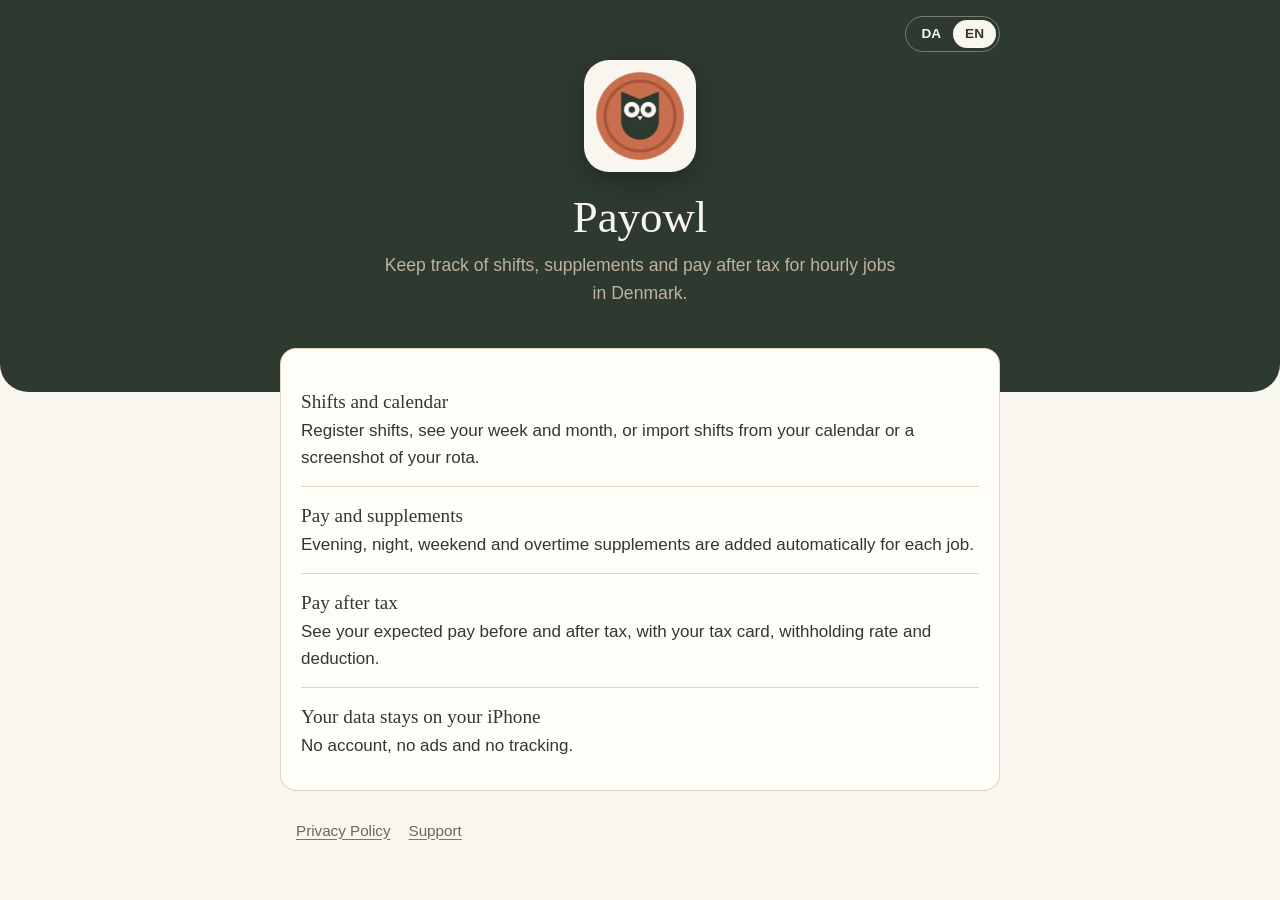
<file: index.html>
<!doctype html>
<html lang="en">
<head>
<meta charset="utf-8">
<meta name="viewport" content="width=device-width, initial-scale=1">
<title>Payowl</title>
<meta name="description" content="Keep track of shifts, supplements and pay after tax for hourly jobs in Denmark. An iPhone app.">
<meta name="theme-color" content="#2e3a2f">
<link rel="icon" href="assets/favicon-32.png" type="image/png">
<link rel="apple-touch-icon" href="assets/apple-touch-icon.png">
<meta property="og:type" content="website">
<meta property="og:title" content="Payowl">
<meta property="og:description" content="Keep track of shifts, supplements and pay after tax for hourly jobs in Denmark.">
<meta property="og:image" content="https://arthurhartelius.github.io/payowl/assets/og-image.png">
<meta name="twitter:card" content="summary_large_image">
<link rel="alternate" hreflang="da" href="da/">
<link rel="stylesheet" href="style.css">
</head>
<body>
<header class="hero home">
<div class="hero-inner">
<div class="topbar">
<nav class="lang-switch" aria-label="Language"><a href="da/" hreflang="da" lang="da" aria-label="Dansk">DA</a><span aria-current="page" aria-label="English">EN</span></nav>
</div>
<img class="app-icon" src="assets/icon-256.png" alt="Payowl app icon">
<h1>Payowl</h1>
<p class="meta">Keep track of shifts, supplements and pay after tax for hourly jobs in Denmark.</p>
</div>
</header>

<div class="page">
<main class="card">
<ul class="features">
<li><strong>Shifts and calendar</strong>Register shifts, see your week and month, or import shifts from your calendar or a screenshot of your rota.</li>
<li><strong>Pay and supplements</strong>Evening, night, weekend and overtime supplements are added automatically for each job.</li>
<li><strong>Pay after tax</strong>See your expected pay before and after tax, with your tax card, withholding rate and deduction.</li>
<li><strong>Your data stays on your iPhone</strong>No account, no ads and no tracking.</li>
</ul>
</main>
</div>

<footer>
<nav>
<a href="privacy/">Privacy Policy</a>
<a href="support/">Support</a>
</nav>
</footer>
</body>
</html>
</file>
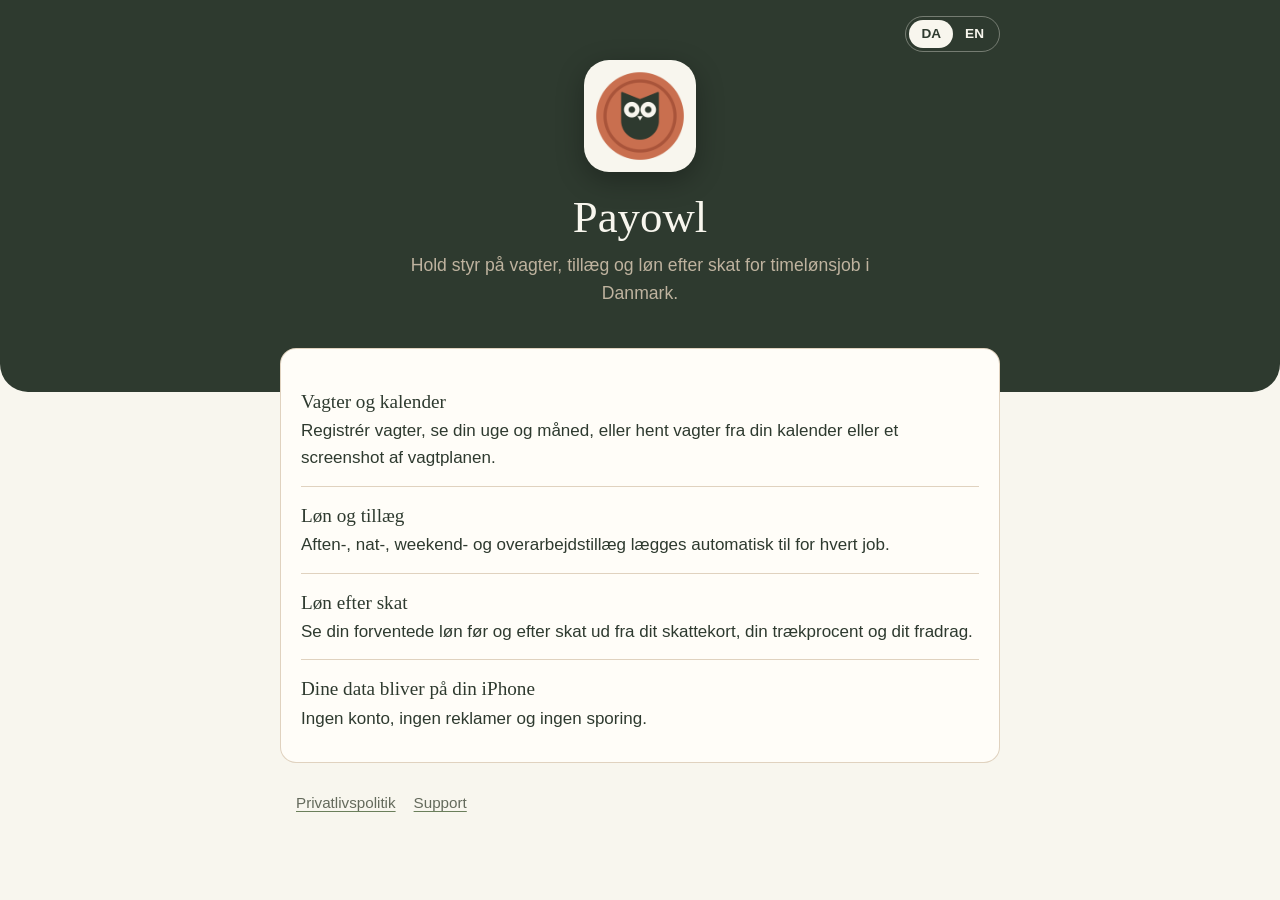
<file: da/index.html>
<!doctype html>
<html lang="da">
<head>
<meta charset="utf-8">
<meta name="viewport" content="width=device-width, initial-scale=1">
<title>Payowl</title>
<meta name="description" content="Hold styr på vagter, tillæg og løn efter skat for timelønsjob i Danmark. En iPhone-app.">
<meta name="theme-color" content="#2e3a2f">
<link rel="icon" href="../assets/favicon-32.png" type="image/png">
<link rel="apple-touch-icon" href="../assets/apple-touch-icon.png">
<meta property="og:type" content="website">
<meta property="og:title" content="Payowl">
<meta property="og:description" content="Hold styr på vagter, tillæg og løn efter skat for timelønsjob i Danmark.">
<meta property="og:image" content="https://arthurhartelius.github.io/payowl/assets/og-image.png">
<meta name="twitter:card" content="summary_large_image">
<link rel="alternate" hreflang="en" href="../">
<link rel="stylesheet" href="../style.css">
</head>
<body>
<header class="hero home">
<div class="hero-inner">
<div class="topbar">
<nav class="lang-switch" aria-label="Sprog"><span aria-current="page" aria-label="Dansk">DA</span><a href="../" hreflang="en" lang="en" aria-label="English">EN</a></nav>
</div>
<img class="app-icon" src="../assets/icon-256.png" alt="Payowls app-ikon">
<h1>Payowl</h1>
<p class="meta">Hold styr på vagter, tillæg og løn efter skat for timelønsjob i Danmark.</p>
</div>
</header>

<div class="page">
<main class="card">
<ul class="features">
<li><strong>Vagter og kalender</strong>Registrér vagter, se din uge og måned, eller hent vagter fra din kalender eller et screenshot af vagtplanen.</li>
<li><strong>Løn og tillæg</strong>Aften-, nat-, weekend- og overarbejdstillæg lægges automatisk til for hvert job.</li>
<li><strong>Løn efter skat</strong>Se din forventede løn før og efter skat ud fra dit skattekort, din trækprocent og dit fradrag.</li>
<li><strong>Dine data bliver på din iPhone</strong>Ingen konto, ingen reklamer og ingen sporing.</li>
</ul>
</main>
</div>

<footer>
<nav>
<a href="privatliv/">Privatlivspolitik</a>
<a href="support/">Support</a>
</nav>
</footer>
</body>
</html>
</file>
<file: style.css>
/* Farverne er de samme som i appen (Payowl/Design/Theme.swift).
   Kun systemskrifter og ingen eksterne filer: siden må ikke sende besøgendes IP-adresse videre til andre. */
:root {
  color-scheme: light dark;
  --bg: #f8f6ee;
  --card: #fffdf8;
  --border: rgba(217, 201, 178, 0.8);
  --text: #2e3a2f;
  --muted: #646a5c;
  --accent: #6b7f5b;
  --soft: #eef0e6;
  --hero: #2e3a2f;
  --on-hero: #f8f6ee;
  --on-hero-muted: #bfb39f;
  --action: #c96f4f;
  --on-action: #f8f6ee;
  --serif: ui-serif, "New York", Georgia, "Times New Roman", serif;
}
@media (prefers-color-scheme: dark) {
  :root {
    --bg: #1a221b;
    --card: #2e3a2f;
    --border: rgba(217, 201, 178, 0.16);
    --text: #f8f6ee;
    --muted: #bfb39f;
    --accent: #a3b78f;
    --soft: rgba(163, 183, 143, 0.12);
    --hero: #243328;
  }
}

* { box-sizing: border-box; }
body {
  margin: 0;
  background: var(--bg);
  color: var(--text);
  font: 17px/1.6 -apple-system, BlinkMacSystemFont, "Segoe UI", Roboto, Helvetica, Arial, sans-serif;
  -webkit-text-size-adjust: 100%;
}
a { color: inherit; text-decoration-color: var(--accent); text-underline-offset: 3px; }
a:hover { text-decoration-thickness: 2px; }

/* Den mørke top, som på appens Hjem-skærm */
.hero {
  background: var(--hero);
  color: var(--on-hero);
  border-radius: 0 0 28px 28px;
  padding: 16px 16px 76px;
}
.hero-inner { max-width: 720px; margin: 0 auto; }
.topbar { display: flex; justify-content: space-between; align-items: center; gap: 12px; }
.brand { display: flex; align-items: center; gap: 10px; text-decoration: none; font-family: var(--serif); font-size: 1.3rem; }
.brand img { width: 36px; height: 36px; border-radius: 8px; }
/* DA/EN-knap: det valgte sprog er fremhævet, det andet er et link til samme side på det sprog */
.lang-switch {
  display: inline-flex;
  margin-left: auto;
  border: 1px solid rgba(248, 246, 238, 0.35);
  border-radius: 999px;
  padding: 3px;
}
.lang-switch a, .lang-switch span {
  padding: 3px 12px;
  border-radius: 999px;
  font-size: 0.85rem;
  font-weight: 600;
  text-decoration: none;
}
.lang-switch span { background: var(--on-hero); color: var(--hero); }
.hero h1 { font-family: var(--serif); font-weight: 400; font-size: clamp(2rem, 7vw, 2.8rem); line-height: 1.15; margin: 44px 0 8px; }
.hero .meta { color: var(--on-hero-muted); margin: 0; }

/* Indholdet ligger i et kort hen over kanten af toppen */
.page { padding: 0 16px; }
.card {
  max-width: 720px;
  margin: -44px auto 0;
  background: var(--card);
  border: 1px solid var(--border);
  border-radius: 16px;
  padding: 8px 20px 12px;
  overflow-wrap: break-word; /* lange e-mailadresser må ikke gøre siden bredere end telefonen */
}
h2 { font-family: var(--serif); font-weight: 400; font-size: 1.45rem; line-height: 1.25; margin: 1.6em 0 0.4em; }
p, ul { margin: 0 0 1em; }
ul { padding-left: 1.2em; }
li { margin-bottom: 0.55em; }
.summary, .notice { background: var(--soft); border-radius: 12px; padding: 14px 16px; margin: 16px 0 1em; }
.notice { border-left: 4px solid var(--action); }
.summary p:last-child, .notice p:last-child { margin-bottom: 0; }

.button {
  display: inline-block;
  background: var(--action);
  color: var(--on-action);
  font-weight: 700;
  font-size: 1.2rem;
  padding: 12px 24px;
  border-radius: 999px;
  text-decoration: none;
  margin: 4px 0 6px;
}
.address { color: var(--muted); margin-bottom: 1.4em; user-select: all; }

footer { max-width: 720px; margin: 28px auto 40px; padding: 0 16px; color: var(--muted); font-size: 0.95rem; }
footer nav { display: flex; flex-wrap: wrap; gap: 6px 18px; }

/* Forsiden */
.home { text-align: center; padding-bottom: 84px; }
.home .app-icon { width: 112px; height: 112px; border-radius: 25px; margin: 8px auto 0; display: block; box-shadow: 0 8px 28px rgba(0, 0, 0, 0.3); }
.home h1 { margin-top: 20px; }
.home .meta { max-width: 30em; margin: 0 auto; font-size: 1.1rem; }
.features { list-style: none; padding: 0; margin: 16px 0 4px; }
.features li { padding: 14px 0; border-bottom: 1px solid var(--border); margin: 0; }
.features li:last-child { border-bottom: 0; }
.features strong { display: block; font-family: var(--serif); font-weight: 400; font-size: 1.2rem; }
</file>
